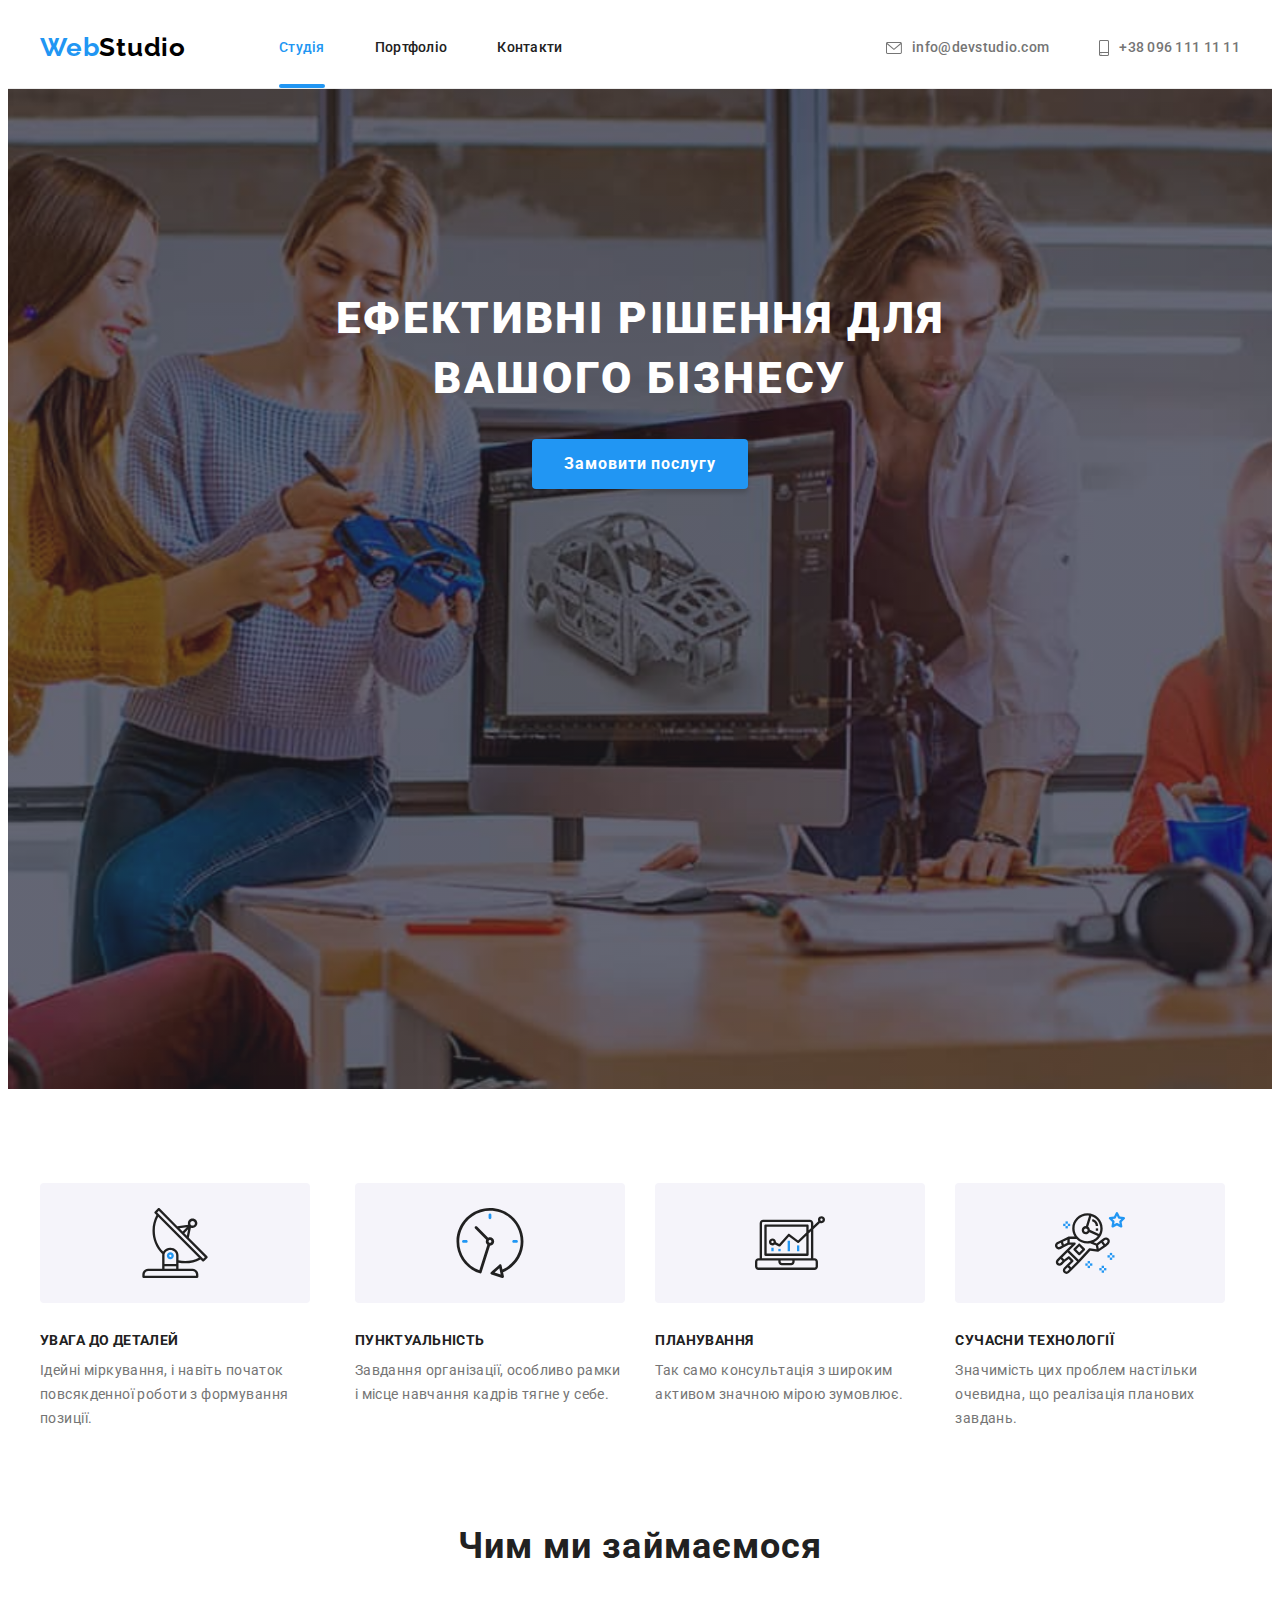
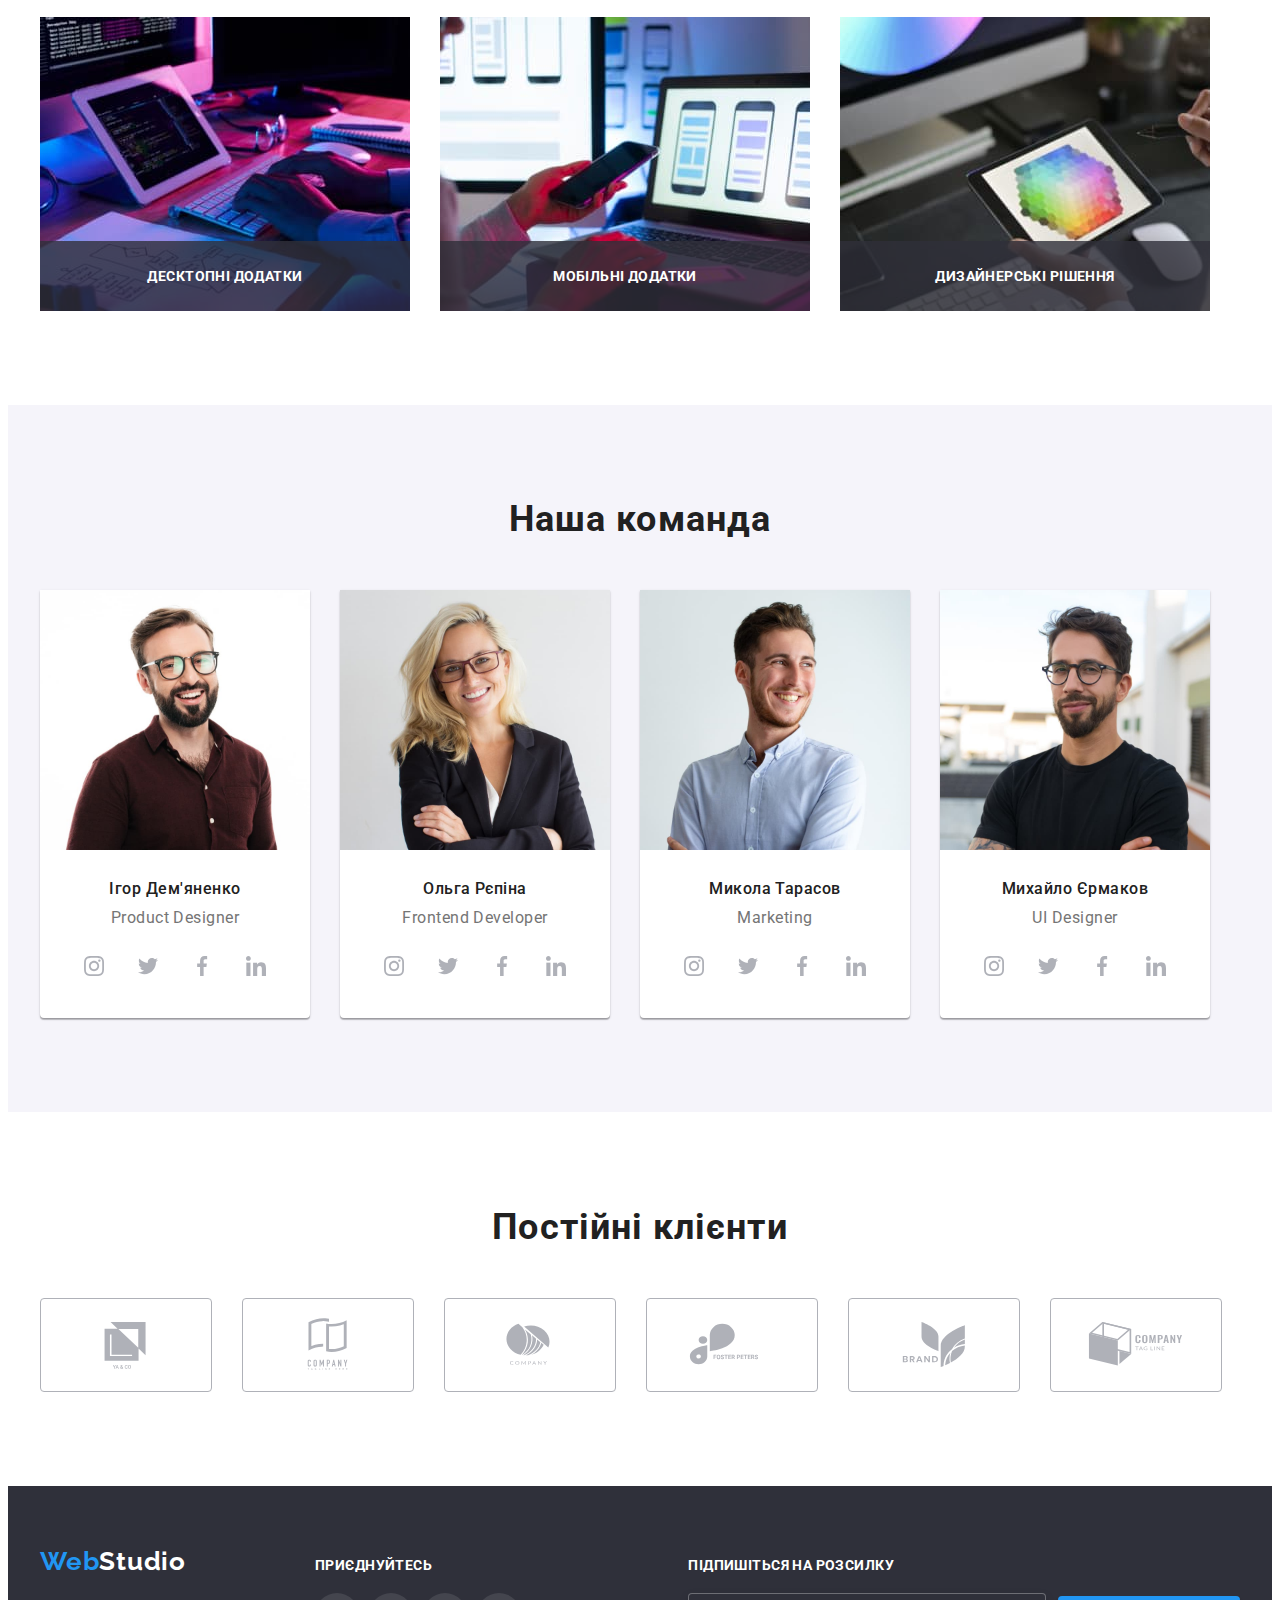
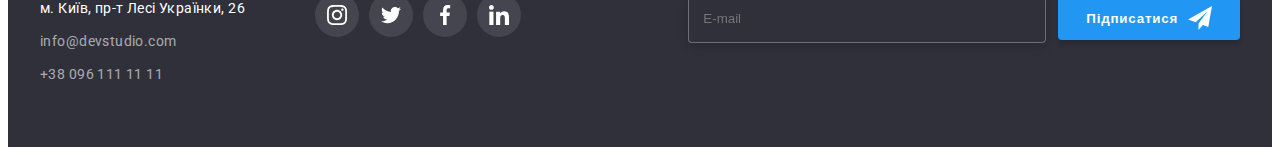
<file: index.html>
<!DOCTYPE html>
<html lang="uk">

<head>
    <meta charset="UTF-8">
    <meta http-equiv="X-UA-Compatible" content="IE=edge">
    <meta name="viewport" content="width=device-width, initial-scale=1.0">
    <title>Document</title>
    <link rel="stylesheet" href="https://cdnjs.cloudflare.com/ajax/libs/modern-normalize/1.1.0/modern-normalize.min.css"
        integrity="sha512-wpPYUAdjBVSE4KJnH1VR1HeZfpl1ub8YT/NKx4PuQ5NmX2tKuGu6U/JRp5y+Y8XG2tV+wKQpNHVUX03MfMFn9Q=="
        crossorigin="anonymous" referrerpolicy="no-referrer" />
    <link rel="preconnect" href="https://fonts.googleapis.com">
    <link rel="preconnect" href="https://fonts.gstatic.com" crossorigin>
    <link
        href="https://fonts.googleapis.com/css2?family=Raleway:wght@700&family=Roboto:wght@400;500;700;900&display=swap"
        rel="stylesheet">
    <link rel="stylesheet" href="./css/main.min.css">
</head>

<body>


    <header class="header">

        <div class="container header__container">

            <nav class="navigation">

                <a href="./index.html" class="logo navigation__logo">Web<span
                        class="logo__part logo__part--darck">Studio</span></a>

                <ul class="menu list">
                    <li class="menu__itam"><a href="./index.html" class="menu__link link current">Студія</a></li>
                    <li class="menu__itam"><a href="./portfolio.html" class="menu__link ">Портфоліо</a></li>
                    <li class="menu__itam"><a href="" class="menu__link ">Контакти</a></li>
                </ul>
            </nav>


            <ul class="list contacts">

                <li class="contacts__itam"><a href="mailto:info@devstudio.com" class="contacts__mail">
                        <svg class="contacts__icon" width="16" height="12">
                            <use href="./images/symbol-defs.svg#icon-envelope"></use>
                        </svg>
                        info@devstudio.com</a>
                </li>

                <li class="contacts__itam"><a href="tel:+380961111111" class="contacts__tel link">
                        <svg class="contacts__icon" width="10" height="16">
                            <use href="./images/symbol-defs.svg#icon-smartphone"></use>
                        </svg>
                        +38 096 111 11 11</a></li>
            </ul>

        </div>


    </header>

    <main>

        <section class="hero">

            <div class="container hero__container">
                <h1 class="hero__titel">Ефективні рішення для вашого бізнесу</h1>
                <button type="button" class="hero__button" data-modal-open>Замовити послугу</button>
            </div>
        </section>


        <section class="benefits">

            <div class="container">

                <h2 class="visually__hidden">Переваги</h2>

                <ul class="benefits__list list">
                    <li class="benefits__item">
                        <div class="benefits__icon-box">
                            <svg class="benefits__icon" width="70" height="70">
                                <use href="./images/symbol-defs.svg#icon-antenna"></use>
                            </svg>
                        </div>
                        <h3 class="benefits__titel">Увага до деталей</h3>
                        <p class="benefits__text">Ідейні міркування, і навіть початок повсякденної роботи з формування
                            позиції.</p>
                    </li>

                    <li class="benefits__item">
                        <div class="benefits__icon-box">
                            <svg class="benefits__icon" width="70" height="70">
                                <use href="./images/symbol-defs.svg#icon-clock"></use>
                            </svg>
                        </div>
                        <h3 class="benefits__titel">Пунктуальність</h3>
                        <p class="benefits__text">Завдання організації, особливо рамки і місце навчання кадрів тягне у
                            себе.
                        </p>
                    </li>

                    <li class="benefits__item">
                        <div class="benefits__icon-box">
                            <svg class="benefits__icon" width="70" height="70" g class="benefits-icon" widht="70"
                                height="70">
                                <use href="./images/symbol-defs.svg#icon-diagram"></use>
                            </svg>
                        </div>
                        <h3 class="benefits__titel">Планування</h3>
                        <p class="benefits__text">Так само консультація з широким активом значною мірою зумовлює.</p>
                    </li>

                    <li class="benefits__item">
                        <div class="benefits__icon-box">
                            <svg class="benefits__icon" width="70" height="70">
                                <use href="./images/symbol-defs.svg#icon-astronaut"></use>
                            </svg>
                        </div>
                        <h3 class="benefits__titel">Сучасни технології</h3>
                        <p class="benefits__text">Значимість цих проблем настільки очевидна, що реалізація планових
                            завдань.
                        </p>
                    </li>

                </ul>

            </div>
        </section>

        <section class="service">

            <div class="container">

                <h2 class="service-titel">Чим ми займаємося</h2>

                <ul class="service-list list">

                    <li class="service-item"><img src="./images/img(1).jpg" alt="використовує дивайс" width="370"
                            height="294">
                        <p class="service-text">Десктопні додатки</p>
                    </li>
                    <li class="service-item"><img src="./images/img(2).jpg" alt="використовує дивайс" width="370"
                            height="294">
                        <p class="service-text">Мобільні додатки</p>
                    </li>
                    <li class="service-item"><img src="./images/img(3).jpg" alt="використовує дивайс" width="370"
                            height="294">
                        <p class="service-text">Дизайнерські рішення</p>

                    </li>

                </ul>
            </div>
        </section>

        <section class="team">

            <div class="container">

                <h2 class="team__titel">Наша команда</h2>
                <ul class="cards list">
                    <li class="cards__item">
                        <img class="cards__foto" src="./images/img(4).jpg" alt="співробітник" width="270" height="260">
                        <div class="cards__info">
                            <h3 class="cards__name">Ігор Дем'яненко</h3>
                            <p class="cards__text">Product Designer</p>
                            <ul class="cocials list">
                                <li><a class="cocials__network" href="">
                                        <svg class="cocials__icon" width="20" height="20">
                                            <use href="./images/symbol-defs.svg#icon-instagram"></use>
                                        </svg>
                                    </a></li>
                                <li><a class="cocials__network" href="">
                                        <svg class="cocials__icon" width="20" height="20">
                                            <use href="./images/symbol-defs.svg#icon-twitter"></use>
                                        </svg>
                                    </a></li>
                                <li><a class="cocials__network" href="">
                                        <svg class="cocials__icon" width="20" height="20">
                                            <use href="./images/symbol-defs.svg#icon-facebook"></use>
                                        </svg>
                                    </a></li>
                                <li><a class="cocials__network" href="">
                                        <svg class="cocials__icon" width="20" height="20">
                                            <use href="./images/symbol-defs.svg#icon-linkedin"></use>
                                        </svg>
                                    </a></li>
                            </ul>
                        </div>

                    </li>
                    <li class="cards__item">
                        <img class="cards__foto" src="./images/img(5).jpg" alt="співробітник" width="270" height="260">
                        <div class="cards__info">
                            <h3 class="cards__name">Ольга Рєпіна</h3>
                            <p class="cards__text">Frontend Developer</p>
                            <ul class="cocials list">
                                <li><a class="cocials__network" href="">
                                        <svg class="cocials__icon" width="20" height="20">
                                            <use href="./images/symbol-defs.svg#icon-instagram"></use>
                                        </svg>
                                    </a></li>
                                <li><a class="cocials__network" href="">
                                        <svg class="cocials__icon" width="20" height="20">
                                            <use href="./images/symbol-defs.svg#icon-twitter"></use>
                                        </svg>
                                    </a></li>
                                <li><a class="cocials__network" href="">
                                        <svg class="cocials__icon" width="20" height="20">
                                            <use href="./images/symbol-defs.svg#icon-facebook"></use>
                                        </svg>
                                    </a></li>
                                <li><a class="cocials__network" href="">
                                        <svg class="cocials__icon" width="20" height="20">
                                            <use href="./images/symbol-defs.svg#icon-linkedin"></use>
                                        </svg>
                                    </a></li>
                            </ul>
                        </div>

                    </li>
                    <li class="cards__item">
                        <img class="cards__foto" src="./images/img(6).jpg" alt="співробітник" width="270" height="260">
                        <div class="cards__info">
                            <h3 class="cards__name">Микола Тарасов</h3>
                            <p class="cards__text">Marketing</p>
                            <ul class="cocials list">
                                <li><a class="cocials__network" href="">
                                        <svg class="cocials__icon" width="20" height="20">
                                            <use href="./images/symbol-defs.svg#icon-instagram"></use>
                                        </svg>
                                    </a></li>
                                <li><a class="cocials__network" href="">
                                        <svg class="cocials__icon" width="20" height="20">
                                            <use href="./images/symbol-defs.svg#icon-twitter"></use>
                                        </svg>
                                    </a></li>
                                <li><a class="cocials__network" href="">
                                        <svg class="cocials__icon" width="20" height="20">
                                            <use href="./images/symbol-defs.svg#icon-facebook"></use>
                                        </svg>
                                    </a></li>
                                <li><a class="cocials__network" href="">
                                        <svg class="cocials__icon" width="20" height="20">
                                            <use href="./images/symbol-defs.svg#icon-linkedin"></use>
                                        </svg>
                                    </a></li>
                            </ul>
                        </div>

                    </li>
                    <li class="cards__item">
                        <img class="cards__foto" src="./images/img(7).jpg" alt="співробітник" width="270" height="260">
                        <div class="cards__info">
                            <h3 class="cards__name">Михайло Єрмаков</h3>

                            <p class="cards__text">UI Designer</p>
                            <ul class="cocials list">
                                <li><a class="cocials__network" href="">
                                        <svg class="cocials__icon" width="20" height="20">
                                            <use href="./images/symbol-defs.svg#icon-instagram"></use>
                                        </svg>
                                    </a></li>
                                <li><a class="cocials__network" href="">
                                        <svg class="cocials__icon" width="20" height="20">
                                            <use href="./images/symbol-defs.svg#icon-twitter"></use>
                                        </svg>
                                    </a></li>
                                <li><a class="cocials__network" href="">
                                        <svg class="cocials__icon" width="20" height="20">
                                            <use href="./images/symbol-defs.svg#icon-facebook"></use>
                                        </svg>
                                    </a></li>
                                <li><a class="cocials__network" href="">
                                        <svg class="cocials__icon" width="20" height="20">
                                            <use href="./images/symbol-defs.svg#icon-linkedin"></use>
                                        </svg>
                                    </a></li>
                            </ul>
                        </div>

                    </li>
                </ul>
            </div>
        </section>

        <section class="clients">

            <div class="container">

                <h2 class="clients-titel">Постійні клієнти</h2>
                <ul class="clients-list list">
                    <li class="сlients-item">
                        <a class="clients-linc" href="">
                            <svg class="clients-logo" widht="106" height="60">
                                <use href="./images/symbol-defs.svg#icon-Logo"></use>
                            </svg>
                        </a>
                    </li>
                    <li class="сlients-item"><a class="clients-linc" href="">
                            <svg class="clients-logo" width="106" height="60">
                                <use href="./images/symbol-defs.svg#icon-LogoA"></use>
                            </svg></a></li>
                    <li class="сlients-item"><a class="clients-linc" href="">
                            <svg class="clients-logo" width="106" height="60">
                                <use href="./images/symbol-defs.svg#icon-LogoB"></use>
                            </svg></a></li>
                    <li class="сlients-item"><a class="clients-linc" href=""><svg class="clients-logo" width="106"
                                height="60">
                                <use href="./images/symbol-defs.svg#icon-LogoC"></use>
                            </svg></a></li>
                    <li class="сlients-item"><a class="clients-linc" href=""><svg class="clients-logo" width="106"
                                height="60">
                                <use href="./images/symbol-defs.svg#icon-LogoD"></use>
                            </svg></a></li>
                    <li class="сlients-item"><a class="clients-linc" href=""><svg class="clients-logo" width="106"
                                height="60">
                                <use href="./images/symbol-defs.svg#icon-LogoI"></use>
                            </svg></a></li>
                </ul>
            </div>

        </section>
    </main>

    <footer class="footer">

        <div class="container connection__container">

            <div class="connection__address connection">
                <a href="./index.html" class="connection__logo logo">Web<span class="logo-part--white">Studio</span></a>

                <address class="compound__address compound">

                    <ul class="compound__list list">
                        <li class="compound__item">

                            <a href="https://goo.gl/maps/rr55enmAW2m4Zun59" target="_blank"
                                rel="noopener noreferrer nofollow" class="address link ">
                                м. Київ, пр-т Лесі Українки, 26

                            </a>
                        </li>

                        <li class="compound__item">
                            <a href="mailto:info@devstudio.com" class="compound__mail">info@devstudio.com</a>
                        </li>
                        <li class="footer-item">
                            <a href="tel:+380961111111" class="compound__tel">+38 096 111 11 11</a>
                        </li>
                    </ul>
                </address>
            </div>


            <div class="social-networks__box">
                <p class="social-networks__text">приєднуйтесь</p>
                <ul class="social-networks__list list">
                    <li><a class="social-networks__network" href="">
                            <svg class="social-networks__icon" width="20" height="20">
                                <use href="./images/symbol-defs.svg#icon-instagram"></use>
                            </svg>
                        </a></li>
                    <li><a class="social-networks__network" href="">
                            <svg class="social-networks__icon" width="20" height="20">
                                <use href="./images/symbol-defs.svg#icon-twitter"></use>
                            </svg>
                        </a></li>
                    <li><a class="social-networks__network" href="">
                            <svg class="social-networks__icon" width="20" height="20">
                                <use href="./images/symbol-defs.svg#icon-facebook"></use>
                            </svg>
                        </a></li>
                    <li><a class="social-networks__network" href="">
                            <svg class="social-networks__icon" width="20" height="20">
                                <use href="./images/symbol-defs.svg#icon-linkedin"></use>
                            </svg>
                        </a></li>
                </ul>
            </div>

            <div class="subscription__box">
                <p class="subscription__text">Підпишіться на розсилку</p>

                <div class="subscription">
                    <label>
                        <input class="subscription__form" type="email" name="email" placeholder="E-mail" required>
                    </label>

                    <button class="subscription__button" type="button">Підписатися
                        <svg width="24" height="24">
                            <use class="subscription__button-icon" href="./images/symbol-defs.svg#icon-icon-send"></use>
                        </svg>
                    </button>
                </div>
            </div>
        </div>
    </footer>

    <div data-modal class="modal is-hidden">
        <div class="modal__box">
            <button data-modal-close type="button" class="modal__button">
                <svg class="modal__close-icon" width="18" height="18">
                    <use href="./images/symbol-defs.svg#icon-close-black"></use>
                </svg>
            </button>

            <form name="modal__form">

                <p class="modal__text">Залиште свої дані, ми вам передзвонимо</p>

                <div class="form__field">
                    <label for="name">Ім'я</label>
                    <input class="form__input" type="text" name="name" id="name" required>
                    <svg class="form__icon" width="18" height="18">
                        <use href="./images/symbol-defs.svg#icon-person-black"></use>
                    </svg>
                </div>

                <div class="form__field">
                    <label for="tel">Телефон</label>
                    <input class="form__input" type="tel" name="tel" id="tel" required>
                    <svg class="form__icon" width="18" height="18">
                        <use href="./images/symbol-defs.svg#icon-phone-blackp"></use>
                    </svg>
                </div>

                <div class="form__field">
                    <label for="email">Пошта</label>
                    <input class="form__input" type="email" name="email" id="email" required>
                    <svg class="form__icon" width="18" height="18">
                        <use href="./images/symbol-defs.svg#icon-email-black"></use>
                    </svg>
                </div>

                <div class="form__textarea">
                    <label class="form__textarea-label" for="comments">Коментар</label>
                    <textarea class="form__backdrop-textarea" name="comments" id="comments" rows="6"
                        placeholder="Введіть текст"></textarea>

                </div>

                <label class="form__checkbox">
                    <input class="form__input-checbox" type="checkbox" name="agree" value="agree" required>
                    <p class="form__checkbox-text">Погоджуюся з розсилкою та приймаю
                        <a class="form__checkbox-link" href="">Умови договору</a>
                    </p>
                </label>

                <button class="form__backdrop-button" type="submit">Відправити</button>



            </form>
        </div>
    </div>

    <script src="./js/modal.js"></script>
</body>

</html>
</file>
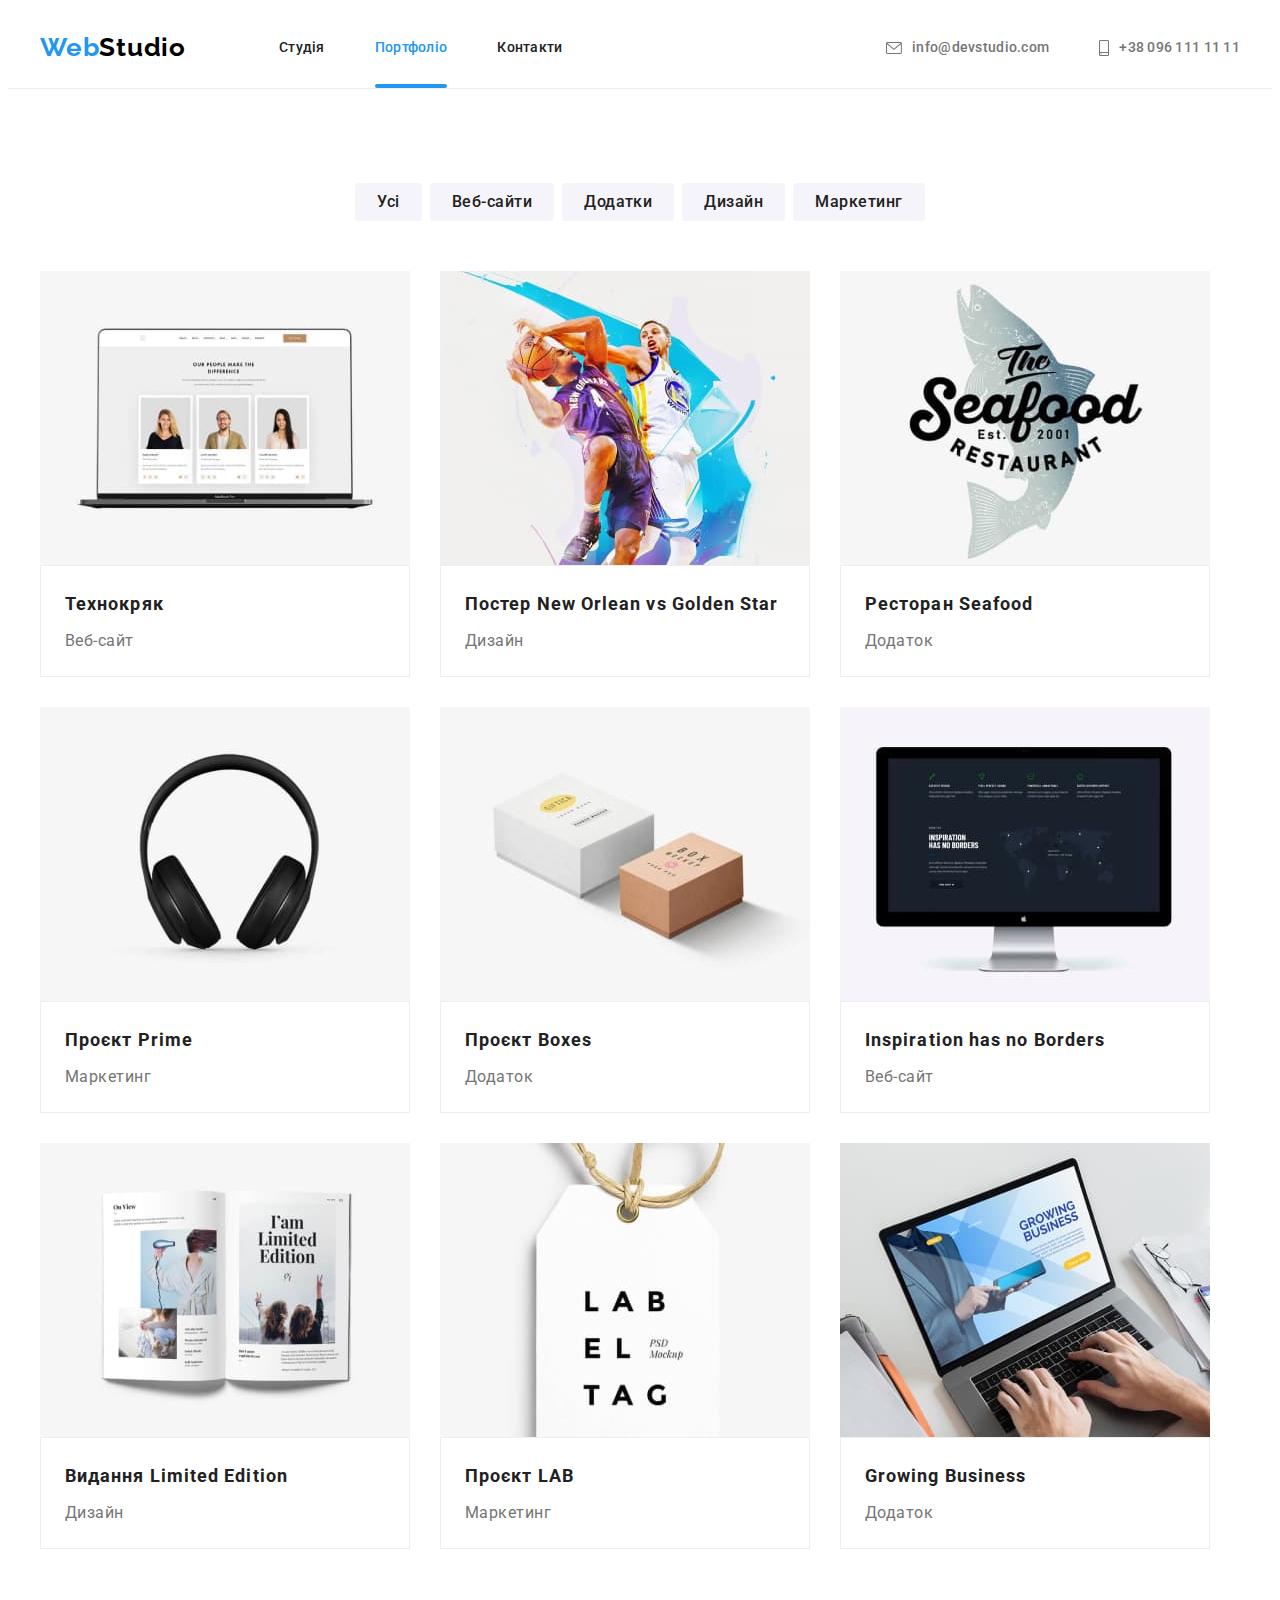
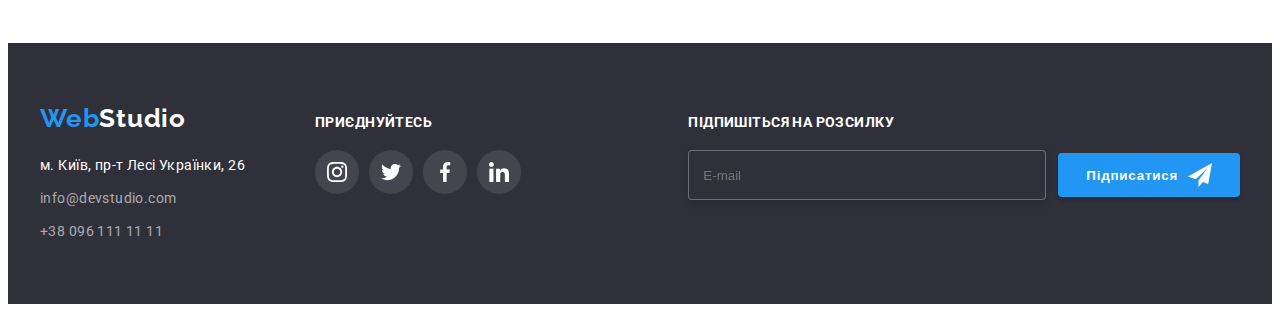
<file: portfolio.html>
<!DOCTYPE html>
<html lang="uk">

<head>
  <meta charset="UTF-8" />
  <meta http-equiv="X-UA-Compatible" content="IE=edge" />
  <meta name="viewport" content="width=device-width, initial-scale=1.0" />
  <title>Document</title>
  <link rel="stylesheet" href="https://cdnjs.cloudflare.com/ajax/libs/modern-normalize/1.1.0/modern-normalize.min.css"
    integrity="sha512-wpPYUAdjBVSE4KJnH1VR1HeZfpl1ub8YT/NKx4PuQ5NmX2tKuGu6U/JRp5y+Y8XG2tV+wKQpNHVUX03MfMFn9Q=="
    crossorigin="anonymous" referrerpolicy="no-referrer" />
  <link rel="preconnect" href="https://fonts.googleapis.com">
  <link rel="preconnect" href="https://fonts.gstatic.com" crossorigin>
  <link href="https://fonts.googleapis.com/css2?family=Raleway:wght@700&family=Roboto:wght@400;500;700;900&display=swap"
    rel="stylesheet">
  <link rel="stylesheet" href="./css/main.min.css">
</head>

<body>
  <header class="header">

    <div class="container header__container">

      <nav class="navigation">

        <a href="./index.html" class="logo navigation__logo">Web<span
            class="logo__part logo__part--darck">Studio</span></a>

        <ul class="menu list">
          <li class="menu__itam"><a href="./index.html" class="menu__link link ">Студія</a></li>
          <li class="menu__itam"><a href="./portfolio.html" class="menu__link current">Портфоліо</a></li>
          <li class="menu__itam"><a href="" class="menu__link ">Контакти</a></li>
        </ul>
      </nav>


      <ul class="list contacts">

        <li class="contacts__itam"><a href="mailto:info@devstudio.com" class="contacts__mail">
            <svg class="contacts__icon" width="16" height="12">
              <use href="./images/symbol-defs.svg#icon-envelope"></use>
            </svg>
            info@devstudio.com</a>
        </li>

        <li class="contacts__itam"><a href="tel:+380961111111" class="contacts__tel link">
            <svg class="contacts__icon" width="10" height="16">
              <use href="./images/symbol-defs.svg#icon-smartphone"></use>
            </svg>
            +38 096 111 11 11</a></li>
      </ul>

    </div>


  </header>

  <main>

    <h1 class="visually-hidden"></h1>

    <section class="portfolio-section">

      <div class="container">

        <ul class="list main-button  ">
          <li><button type="button" class="button">Усі</button></li>
          <li><button type="button" class="button">Веб-сайти</button></li>
          <li><button type="button" class="button">Додатки</button></li>
          <li><button type="button" class="button">Дизайн</button></li>
          <li><button type="button" class="button">Маркетинг</button></li>
        </ul>

        <ul class="list portfolio-list ">
          <li class="portfolio-item">
            <a href="" class="portfolio-link link">
              <div class="portfolio-container">
                <img src="./images/img8..jpg" alt="Ноутбук" width="370" />
                <p class="portfolio-top-text">Ресурс пропонує комплексні пропозиції з різним рівнем функціоналу та
                  сервісів. Все це дозволить відвідувачу отримати вичерпні відомості про компанію чи приватну особу.</p>

              </div>

              <div class="portfolio-info">
                <h2 class="portfolio-titel">Технокряк</h2>
                <p class="portfolio-text">Веб-сайт</p>
              </div>
            </a>

          </li>
          <li class="portfolio-item">

            <a href="" class="portfolio-link link">

              <div class="portfolio-container">
                <img src="./images/img9..jpg" alt="Баскедболісти" width="370" />
                <p class="portfolio-top-text">Ресурс пропонує комплексні пропозиції з різним рівнем функціоналу та
                  сервісів. Все це дозволить відвідувачу отримати вичерпні відомості про компанію чи приватну особу.</p>

              </div>
              <div class="portfolio-info">
                <h2 class="portfolio-titel">Постер <span lang="en">New Orlean vs Golden Star</span></h2>
                <p class="portfolio-text">Дизайн</p>
              </div>
            </a>


          </li>
          <li class="portfolio-item">

            <a href="" class="portfolio-link link">
              <div class="portfolio-container">
                <img src="./images/img10..jpg" alt="Емблема ресторану" width="370" />
                <p class="portfolio-top-text">Ресурс пропонує комплексні пропозиції з різним рівнем функціоналу та
                  сервісів. Все це дозволить відвідувачу отримати вичерпні відомості про компанію чи приватну особу.</p>
              </div>
              <div class="portfolio-info">
                <h2 class="portfolio-titel">Ресторан <span lang="en">Seafood </span></h2>
                <p class="portfolio-text">Додаток</p>
              </div>
            </a>


          </li>
          <li class="portfolio-item">
            <a href="" class="portfolio-link link">
              <div class="portfolio-container">
                <img src="./images/img11..jpg" alt="Навушники" width="370" />
                <p class="portfolio-top-text">Ресурс пропонує комплексні пропозиції з різним рівнем функціоналу та
                  сервісів. Все це дозволить відвідувачу отримати вичерпні відомості про компанію чи приватну особу.</p>
              </div>
              <div class="portfolio-info">
                <h2 class="portfolio-titel">Проєкт <span lang="en">Prime</span></h2>
                <p class="portfolio-text">Маркетинг</p>
              </div>
            </a>


          </li>
          <li class="portfolio-item">
            <a href="" class="portfolio-link link">
              <div class="portfolio-container">
                <img src="./images/img12..jpg" alt="Коробки" width="370" />
                <p class="portfolio-top-text">Ресурс пропонує комплексні пропозиції з різним рівнем функціоналу та
                  сервісів. Все це дозволить відвідувачу отримати вичерпні відомості про компанію чи приватну особу.</p>
              </div>
              <div class="portfolio-info">
                <h2 class="portfolio-titel">Проєкт <span lang="en"></span> Boxes</h2>
                <p class="portfolio-text">Додаток</p>
              </div>
            </a>


          </li>
          <li class="portfolio-item">
            <a href="" class="portfolio-link link">
              <div class="portfolio-container">
                <img src="./images/img13..jpg" alt="Монитор" width="370" />
                <p class="portfolio-top-text">Ресурс пропонує комплексні пропозиції з різним рівнем функціоналу та
                  сервісів. Все це дозволить відвідувачу отримати вичерпні відомості про компанію чи приватну особу.</p>
              </div>
              <div class="portfolio-info">
                <h2 class="portfolio-titel" lang="en">Inspiration has no Borders</h2>
                <p class="portfolio-text">Веб-сайт</p>
              </div>
            </a>


          </li>
          <li class="portfolio-item">
            <a href="" class="portfolio-link link">
              <div class="portfolio-container">
                <img src="./images/img14..jpg" alt="Журнал" width="370" />
                <p class="portfolio-top-text">Ресурс пропонує комплексні пропозиції з різним рівнем функціоналу та
                  сервісів. Все це дозволить відвідувачу отримати вичерпні відомості про компанію чи приватну особу.</p>
              </div>
              <div class="portfolio-info">
                <h2 class="portfolio-titel">Видання <span lang="en">Limited Edition</span></h2>
                <p class="portfolio-text">Дизайн</p>
              </div>
            </a>


          </li>
          <li class="portfolio-item">
            <a href="" class="portfolio-link link">
              <div class="portfolio-container">
                <img src="./images/img15..jpg" alt="Лейба" width="370" />
                <p class="portfolio-top-text">Ресурс пропонує комплексні пропозиції з різним рівнем функціоналу та
                  сервісів. Все це дозволить відвідувачу отримати вичерпні відомості про компанію чи приватну особу.</p>
              </div>
              <div class="portfolio-info">
                <h2 class="portfolio-titel">Проєкт <span lang="en">LAB</span></h2>
                <p class="portfolio-text">Маркетинг</p>
              </div>
            </a>


          </li>
          <li class="portfolio-item">
            <a href="" class="portfolio-link link">
              <div class="portfolio-container">
                <img src="./images/img16..jpg" alt="Ноутбук" width="370" />
                <p class="portfolio-top-text">Ресурс пропонує комплексні пропозиції з різним рівнем функціоналу та
                  сервісів. Все це дозволить відвідувачу отримати вичерпні відомості про компанію чи приватну особу.</p>
              </div>
              <div class="portfolio-info">
                <h2 class="portfolio-titel" lang="en">Growing Business</h2>
                <p class="portfolio-text">Додаток</p>
              </div>
            </a>


          </li>
        </ul>
      </div>

    </section>
  </main>

  <footer class="footer">

    <div class="container connection__container">

      <div class="connection__address connection">
        <a href="./index.html" class="connection__logo logo">Web<span class="logo-part--white">Studio</span></a>

        <address class="compound__address compound">

          <ul class="compound__list list">
            <li class="compound__item">

              <a href="https://goo.gl/maps/rr55enmAW2m4Zun59" target="_blank" rel="noopener noreferrer nofollow"
                class="address link ">
                м. Київ, пр-т Лесі Українки, 26

              </a>
            </li>

            <li class="compound__item">
              <a href="mailto:info@devstudio.com" class="compound__mail">info@devstudio.com</a>
            </li>
            <li class="footer-item">
              <a href="tel:+380961111111" class="compound__tel">+38 096 111 11 11</a>
            </li>
          </ul>
        </address>
      </div>


      <div class="social-networks__box">
        <p class="social-networks__text">приєднуйтесь</p>
        <ul class="social-networks__list list">
          <li><a class="social-networks__network" href="">
              <svg class="social-networks__icon" width="20" height="20">
                <use href="./images/symbol-defs.svg#icon-instagram"></use>
              </svg>
            </a></li>
          <li><a class="social-networks__network" href="">
              <svg class="social-networks__icon" width="20" height="20">
                <use href="./images/symbol-defs.svg#icon-twitter"></use>
              </svg>
            </a></li>
          <li><a class="social-networks__network" href="">
              <svg class="social-networks__icon" width="20" height="20">
                <use href="./images/symbol-defs.svg#icon-facebook"></use>
              </svg>
            </a></li>
          <li><a class="social-networks__network" href="">
              <svg class="social-networks__icon" width="20" height="20">
                <use href="./images/symbol-defs.svg#icon-linkedin"></use>
              </svg>
            </a></li>
        </ul>
      </div>

      <div class="subscription__box">
        <p class="subscription__text">Підпишіться на розсилку</p>

        <div class="subscription">
          <label>
            <input class="subscription__form" type="email" name="email" placeholder="E-mail" required>
          </label>

          <button class="subscription__button" type="button">Підписатися
            <svg width="24" height="24">
              <use class="subscription__button-icon" href="./images/symbol-defs.svg#icon-icon-send"></use>
            </svg>
          </button>
        </div>
      </div>
    </div>
  </footer>
</body>

</html>
</file>
<file: css/main.min.css>
:root{--primary-text-color: #212121;--text-color: #757575;--accent-color: #2196f3;--primary-white-color: #ffffff;--bg-button: #f5f4fa;--black-color: #000000;--footer-mail: rgba(255, 255, 255, 0.6);--hero-footer-color: #2f303a;--background-hero-button: #188ce8;--secondary-white-color: #f5f4fa;--border-color: #afb1b8}h1,h2,h3,h4,h5,h6,p{margin:0}img{display:block;max-width:100%;height:auto}button{cursor:pointer}body{background-color:var(--primary-white-color);font-family:"Roboto",sans-serif;font-size:14px;letter-spacing:.03em}a{text-decoration:none}.list{list-style:none;margin:0;padding-left:0}.container{width:1200px;margin:0 auto;padding:0 15px}.header{border-bottom:1px solid #ececec}.header__container{display:flex;align-items:center}.navigation{display:flex;align-items:center}.navigation__logo{font-family:"Raleway";font-weight:700;font-size:26px;line-height:.83;letter-spacing:.03em;color:var(--accent-color);padding-top:24px;padding-bottom:25px;margin-right:93px}.logo__part--darck{color:var(--black-color)}.menu{display:flex;gap:50px}.menu__link{padding:32px 0;display:block;font-weight:500;font-size:14px;line-height:1.14;letter-spacing:.02em;color:var(--primary-text-color);transition:color 250ms cubic-bezier(0.4, 0, 0.2, 1)}.menu__link:hover,.menu__link:focus{color:var(--accent-color)}.menu__link::after{background:#2196f3;border-radius:2px}.current{color:var(--accent-color);position:relative}.current::after{content:"";position:absolute;width:48px;height:4px;background:#2196f3;border-radius:2px;display:block;left:0;bottom:0;width:100%}.contacts{display:flex;margin-left:auto;gap:50px}.contacts__mail,.contacts__tel{font-weight:500;font-size:14px;line-height:1.14;letter-spacing:.02em;color:var(--text-color);display:flex;align-items:center;transition:color 250ms cubic-bezier(0.4, 0, 0.2, 1)}.contacts__mail:focus,.contacts__mail:hover,.contacts__tel:focus,.contacts__tel:hover{color:var(--accent-color)}.contacts__icon{margin-right:10px;fill:currentColor}.hero{background-color:var(--hero-footer-color);padding:200px 0;text-align:center;background-image:linear-gradient(rgba(47, 48, 58, 0.4), rgba(47, 48, 58, 0.4)),url(../images/hero.jpg);background-repeat:no-repeat;background-position:center;background-size:cover;max-width:1600px;height:600px;margin:0 auto}.hero__titel{font-weight:900;font-size:44px;line-height:1.36;text-align:center;letter-spacing:.06em;text-transform:uppercase;color:var(--primary-white-color);margin-bottom:30px;max-width:696px;margin-bottom:30px;margin:0 auto}.hero__button{font-family:inherit;font-weight:700;font-size:16px;line-height:1.88;align-items:center;text-align:center;letter-spacing:.06em;color:var(--primary-white-color);background-color:var(--accent-color);margin:0 auto;box-shadow:0px 4px 4px rgba(0,0,0,.15);border-radius:4px;min-width:216px;border:none;padding:10px 32px;margin-top:30px;transition:background-color 250ms cubic-bezier(0.4, 0, 0.2, 1)}.hero__button:hover,.hero__button:focus{background-color:var(--background-hero-button)}.benefits{padding-top:94px;padding-bottom:94px}.visually__hidden{position:absolute;white-space:nowrap;width:1px;height:1px;overflow:hidden;border:0;padding:0;clip:rect(0 0 0 0);-webkit-clip-path:inset(50%);clip-path:inset(50%);margin:-1px}.benefits__icon-box{width:270px;height:120px;background:var(--bg-button);border-radius:4px;display:flex;justify-content:center;align-items:center;margin-bottom:30px}.benefits__list{display:flex;gap:30px}.benefits__titel{font-weight:700;font-size:14px;line-height:1.14;letter-spacing:.03em;text-transform:uppercase;margin-bottom:10px;color:var(--primary-text-color)}.benefits__text{font-weight:400;font-size:14px;line-height:1.71;letter-spacing:.03em;color:var(--text-color)}.service{padding-bottom:94px}.service-titel{font-weight:700;font-size:36px;line-height:42px;text-align:center;letter-spacing:.03em;margin-bottom:50px;color:#212121}.service-list{display:flex;gap:30px}.service-item{width:calc(100% - 60px)/3;position:relative}.service-text{position:absolute;bottom:0;width:100%;height:70px;display:flex;align-items:center;justify-content:center;color:var(--primary-white-color);font-weight:700;line-height:16px;text-transform:uppercase;background-color:rgba(47,48,58,.8)}.team{background-color:var(--secondary-white-color);padding-bottom:94px;padding-top:94px}.team__titel{font-weight:700;font-size:36px;line-height:1.16;text-align:center;letter-spacing:.03em;color:var(--primary-text-color);margin-bottom:50px}.cards{display:flex;gap:30px}.cards__item{width:calc(100% - 90px)/4;background:#fff;box-shadow:0px 1px 3px rgba(0,0,0,.12),0px 1px 1px rgba(0,0,0,.14),0px 2px 1px rgba(0,0,0,.2);border-radius:0px 0px 4px 4px}.cards__info{padding:30px 0}.cards__name{font-weight:500;font-size:16px;line-height:1.18;text-align:center;letter-spacing:.03em;color:var(--primary-text-color);margin-bottom:10px}.cards__text{font-weight:400;font-size:16px;line-height:1.18;text-align:center;letter-spacing:.03em;color:var(--text-color)}.cocials{display:flex;justify-content:center;margin-top:16px;gap:10px}.cocials__network{width:44px;height:44px;border-radius:50%;display:flex;align-items:center;justify-content:center;color:var(--border-color);transition:color 250ms cubic-bezier(0.4, 0, 0.2, 1),background-color 250ms cubic-bezier(0.4, 0, 0.2, 1)}.cocials__network:focus,.cocials__network:hover{background-color:var(--accent-color);color:var(--primary-white-color)}.cocials__icon{fill:currentColor}.clients{padding-top:94px;padding-bottom:94px}.clients-titel{font-family:"Roboto";font-style:normal;font-weight:700;font-size:36px;line-height:42px;text-align:center;letter-spacing:.03em;color:var(--primary-text-color);margin-bottom:50px}.clients-list{display:flex;gap:30px}.clients-linc{width:170px;height:92px;border:1px solid var(--border-color);border-radius:4px;display:flex;align-items:center;justify-content:center;color:var(--border-color);transition:color 250ms cubic-bezier(0.4, 0, 0.2, 1),border-color 250ms cubic-bezier(0.4, 0, 0.2, 1)}.clients-linc:hover,.clients-linc:focus{color:var(--accent-color);border-color:var(--accent-color)}.clients-logo{fill:currentColor}.footer{background-color:var(--hero-footer-color);padding:60px 0}.connection__container{display:flex;align-items:baseline}.connection{margin-right:70px}.connection__logo{font-family:"Raleway";font-style:normal;font-weight:700;font-size:26px;line-height:31px;letter-spacing:.03em;color:var(--accent-color)}.logo{margin-top:60;margin-bottom:20}.logo-part--white{color:var(--primary-white-color)}.compound{font-style:normal;margin-top:20px}.compound__item:not(:last-child){margin-bottom:9px}.address{font-weight:400;font-size:normal;line-height:1.71;letter-spacing:.03em;color:var(--primary-white-color);margin-bottom:9px;transition:color 250ms cubic-bezier(0.4, 0, 0.2, 1)}.address:focus,.address:hover{color:var(--accent-color)}.compound__mail,.compound__tel{font-weight:400;font-size:normal;line-height:1.71;letter-spacing:.03em;color:var(--footer-mail);transition:color 250ms cubic-bezier(0.4, 0, 0.2, 1)}.compound__mail:focus,.compound__mail:hover,.compound__tel:focus,.compound__tel:hover{color:var(--accent-color)}.social-networks__text{font-family:"Roboto";font-style:normal;font-weight:700;font-size:14px;line-height:16px;letter-spacing:.03em;text-transform:uppercase;color:var(--primary-white-color)}.social-networks__list{display:flex;margin-top:20px;gap:10px}.social-networks__network{width:44px;height:44px;border-radius:50%;background-color:rgba(255,255,255,.1);display:flex;justify-content:center;align-items:center;transition:background-color 250ms cubic-bezier(0.4, 0, 0.2, 1)}.social-networks__network:hover,.social-networks__network:focus{background-color:var(--accent-color)}.social-networks__icon{fill:var(--primary-white-color)}.subscription__box{margin-left:auto}.subscription__text{font-family:"Roboto";font-style:normal;font-weight:700;font-size:14px;line-height:16px;letter-spacing:.03em;text-transform:uppercase;color:var(--primary-white-color);margin-bottom:20px}.subscription{display:flex;gap:12px;align-items:center;justify-content:center}.subscription__form{box-sizing:border-box;width:358px;height:50px;left:815px;top:2784px;border:1px solid rgba(255,255,255,.3);filter:drop-shadow(0px 4px 4px rgba(0, 0, 0, 0.15));background:#2f303a;padding-left:14px;border-radius:4px;color:var(--primary-white-color)}.subscription__button{padding:10px 28px;background:var(--accent-color);box-shadow:0px 4px 4px rgba(0,0,0,.15);border-radius:4px;letter-spacing:.06em;color:var(--primary-white-color);border:none;cursor:pointer;transition:background-color 250ms cubic-bezier(0.4, 0, 0.2, 1);display:flex;letter-spacing:.06em;font-style:bold;align-items:center;justify-content:center;gap:10px;font-weight:700}.subscription__button:hover,.subscription__button:focus{background-color:var(--background-hero-button)}.subscription__button-icon{fill:var(--primary-white-color)}.portfolio-section{padding-bottom:94px;padding-top:94px}.main-button{display:flex;justify-content:center;gap:8px;margin-bottom:50px}.button{font-family:inherit;font-style:normal;font-weight:500;font-size:16px;line-height:1.62;text-align:center;letter-spacing:.03em;background-color:var(--bg-button);color:var(--primary-text-color);border-radius:4px;border:none;padding:6px 22px;transition:transform 200mx;transition:color 250ms cubic-bezier(0.4, 0, 0.2, 1),background-color 250ms cubic-bezier(0.4, 0, 0.2, 1),box-shadow 250ms cubic-bezier(0.4, 0, 0.2, 1)}.button:focus,.button:hover{color:var(--primary-white-color);background-color:var(--accent-color);box-shadow:0px 3px 1px rgba(0,0,0,.1),0px 1px 2px rgba(0,0,0,.08),0px 2px 2px rgba(0,0,0,.12)}.portfolio-list{display:flex;flex-wrap:wrap;gap:30px}.portfolio-item{width:calc(100% - 60px)/3}.portfolio-link{display:block;transition:box-shadow 250ms cubic-bezier(0.4, 0, 0.2, 1)}.portfolio-link:hover,.portfolio-link:focus{box-shadow:0px 1px 1px rgba(0,0,0,.12),0px 4px 4px rgba(0,0,0,.06),1px 4px 6px rgba(0,0,0,.16)}.portfolio-container{position:relative;overflow:hidden}.portfolio-top-text{position:absolute;top:0;left:0;font-family:"Roboto";font-style:normal;font-weight:400;font-size:18px;line-height:28px;background-color:rgba(33,150,243,.9);letter-spacing:.03em;color:#fff;height:100%;transform:translateY(100%);padding:63px 24px;transition:transform 250ms cubic-bezier(0.4, 0, 0.2, 1)}.portfolio-link:hover .portfolio-top-text,.portfolio-link:focus .portfolio-top-text{transform:translateY(0)}.portfolio-info{padding:20px 24px;border:1px solid #eee}.portfolio-titel{font-weight:700;font-size:18px;line-height:2;letter-spacing:.06em;color:var(--primary-text-color)}.portfolio-text{font-weight:400;font-size:16px;line-height:1.88;letter-spacing:.03em;color:var(--text-color);margin-top:4px}.modal{width:100%;height:100%;background-color:rgba(0,0,0,.2);position:fixed;top:0;transition:opacity 250ms cubic-bezier(0.4, 0, 0.2, 1),visibility 250ms cubic-bezier(0.4, 0, 0.2, 1)}.modal__box{width:528px;height:581px;background-color:var(--primary-white-color);box-shadow:0px 1px 3px rgba(0,0,0,.12),0px 1px 1px rgba(0,0,0,.14),0px 2px 1px rgba(0,0,0,.2);border-radius:4px;position:absolute;top:50%;left:50%;padding:40px;transform:translate(-50%, -50%) scale(1);transition:transform 250ms cubic-bezier(0.4, 0, 0.2, 1)}.backdrop.is-hidden .modal__box{transform:translate(-50%, -50%) scale(0)}.modal__button{width:30px;height:30px;border:1px solid rgba(0,0,0,.1);background-color:rgba(0,0,0,0);border-radius:50%;position:absolute;top:8px;right:8px;display:flex;align-items:center;justify-content:center;padding:0}.modal__close-icon{transition:fill 250ms cubic-bezier(0.4, 0, 0.2, 1),stroke 250ms cubic-bezier(0.4, 0, 0.2, 1)}.modal__close-icon:hover,.modal__close-icon:focus{stroke:var(--accent-color);fill:var(--accent-color)}.modal__close-icon svg:hover,.modal__close-icon svg:focus{stroke:var(--accent-color);fill:var(--accent-color)}.is-hidden{opacity:0;visibility:hidden;pointer-events:none}.modal__text{margin-bottom:12px;font-family:"Roboto";font-style:normal;font-weight:700;font-size:20px;line-height:1.15;text-align:center;letter-spacing:.03em;color:var(--primary-text-color)}.form__field{margin-bottom:10px;display:flex;flex-direction:column;position:relative;text-align:start}.form__field input{border:1px solid rgba(33,33,33,.2);border-radius:4px;height:40px;cursor:pointer;padding-left:42px;outline-color:var(--accent-color)}.form__field label{margin-bottom:4px;color:var(--text-color);font-family:"Roboto";font-style:normal;font-weight:400;font-size:12px;line-height:14px;letter-spacing:.01em}.form__icon{position:absolute;bottom:50%;left:12px;transform:translateY(100%);transition:fill 250ms cubic-bezier(0.4, 0, 0.2, 1)}.form__field:focus-within .input,.form__field:hover .input{border:1px solid var(--accent-color)}.form__field:focus-within .form__icon,.form__field:hover .form__icon{fill:var(--accent-color)}.form__textarea{margin-bottom:20px;display:flex;flex-direction:column;position:relative;cursor:pointer}.form__textarea-label{margin-bottom:4px;color:var(--text-color);font-family:"Roboto";font-style:normal;font-weight:400;font-size:12px;line-height:14px;letter-spacing:.01em}.form__backdrop-textarea{resize:none;cursor:pointer;outline-color:var(--accent-color);height:120px;padding:12px 16px}.form__textarea textarea{border:1px solid rgba(33,33,33,.2);border-radius:4px}textarea::-moz-placeholder{font-family:"Roboto";font-style:normal;font-weight:400;font-size:12px;line-height:14px;letter-spacing:.01em;color:rgba(117,117,117,.5)}textarea:-ms-input-placeholder{font-family:"Roboto";font-style:normal;font-weight:400;font-size:12px;line-height:14px;letter-spacing:.01em;color:rgba(117,117,117,.5)}textarea::placeholder{font-family:"Roboto";font-style:normal;font-weight:400;font-size:12px;line-height:14px;letter-spacing:.01em;color:rgba(117,117,117,.5)}.form__checkbox{display:flex;justify-content:center;align-items:center;margin-bottom:30px}.form__input-checbox{-webkit-appearance:none;-moz-appearance:none;appearance:none;position:absolute}.form__input-checbox:checked+.form__checkbox-text::before{background-color:var(--accent-color);background-image:url(../images/icon\ check.svg);background-position:center;background-repeat:no-repeat;border-color:rgba(0,0,0,0)}.form__checkbox-text{font-family:"Roboto";font-style:normal;font-weight:400;font-size:14px;line-height:24px;letter-spacing:.03em;color:var(--text-color);margin-left:8px;display:flex;align-items:center}.form__checkbox-text::before{content:"";width:16px;height:15px;border:1px solid var(--primary-text-color);border-radius:2px;margin-right:8px}.form__checkbox-link{font-family:"Roboto";font-style:normal;font-weight:400;font-size:14px;line-height:24px;letter-spacing:.03em;color:var(--accent-color);margin-left:4px}.form__backdrop-button{background:#2196f3;box-shadow:0px 4px 4px rgba(0,0,0,.15);border-radius:4px;border:none;padding:10px 52px;font-family:"Roboto";font-style:normal;font-weight:700;font-size:16px;line-height:30px;display:flex;align-items:center;text-align:center;letter-spacing:.06em;color:var(--primary-white-color);margin:0 auto;transition:background-color 250ms cubic-bezier(0.4, 0, 0.2, 1)}.form__backdrop-button:hover,.form__backdrop-button:focus{background:var(--background-hero-button);box-shadow:0px 4px 4px rgba(0,0,0,.15)}/*# sourceMappingURL=main.min.css.map */
</file>
